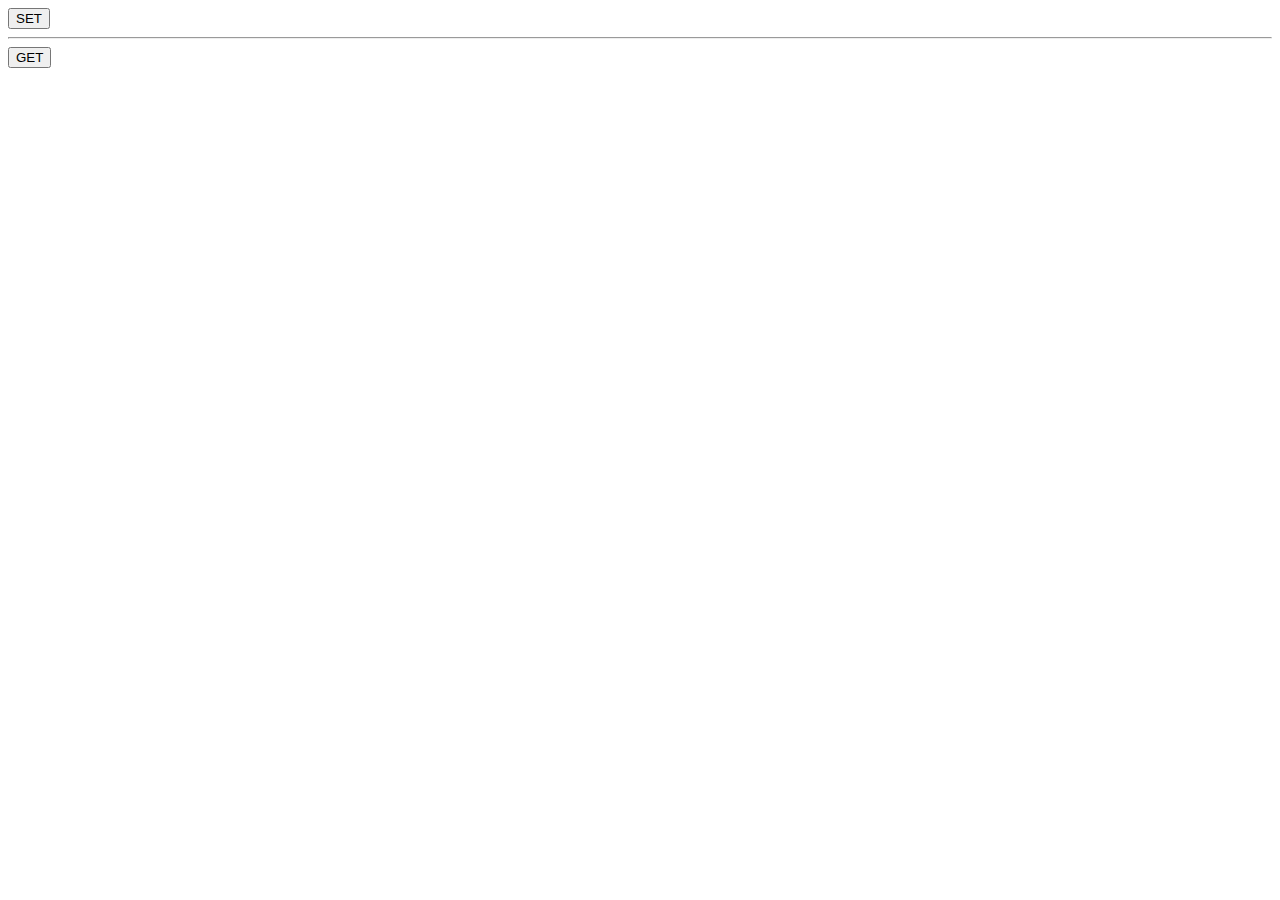
<file: storage-in-private-mode/index.html>
<!DOCTYPE html>
<html lang="en">

<head>
    <title>test localStorage in safari private mode</title>
    <meta charset="UTF-8">
    <meta name="viewport" content="width=device-width, initial-scale=1">
</head>

<body>
    <button class="setValue">SET</button>
    <hr>
    <button class="getValue">GET</button>
    <script>
        // var $ = document.querySelector;
        var q = document.querySelector;
        document.querySelector('.setValue').onclick = function () {
            try {
                var time = new Date().getTime();
                localStorage.setItem('time', time);
                alert('set '+time);
            } catch (error) {
                alert(JSON.stringify(error));
            }
        }
        document.querySelector('.getValue').onclick = function () {
            var content = localStorage.getItem('time', new Date().getTime());
            alert('got '+content);
        }
    </script>
</body>

</html>
</file>
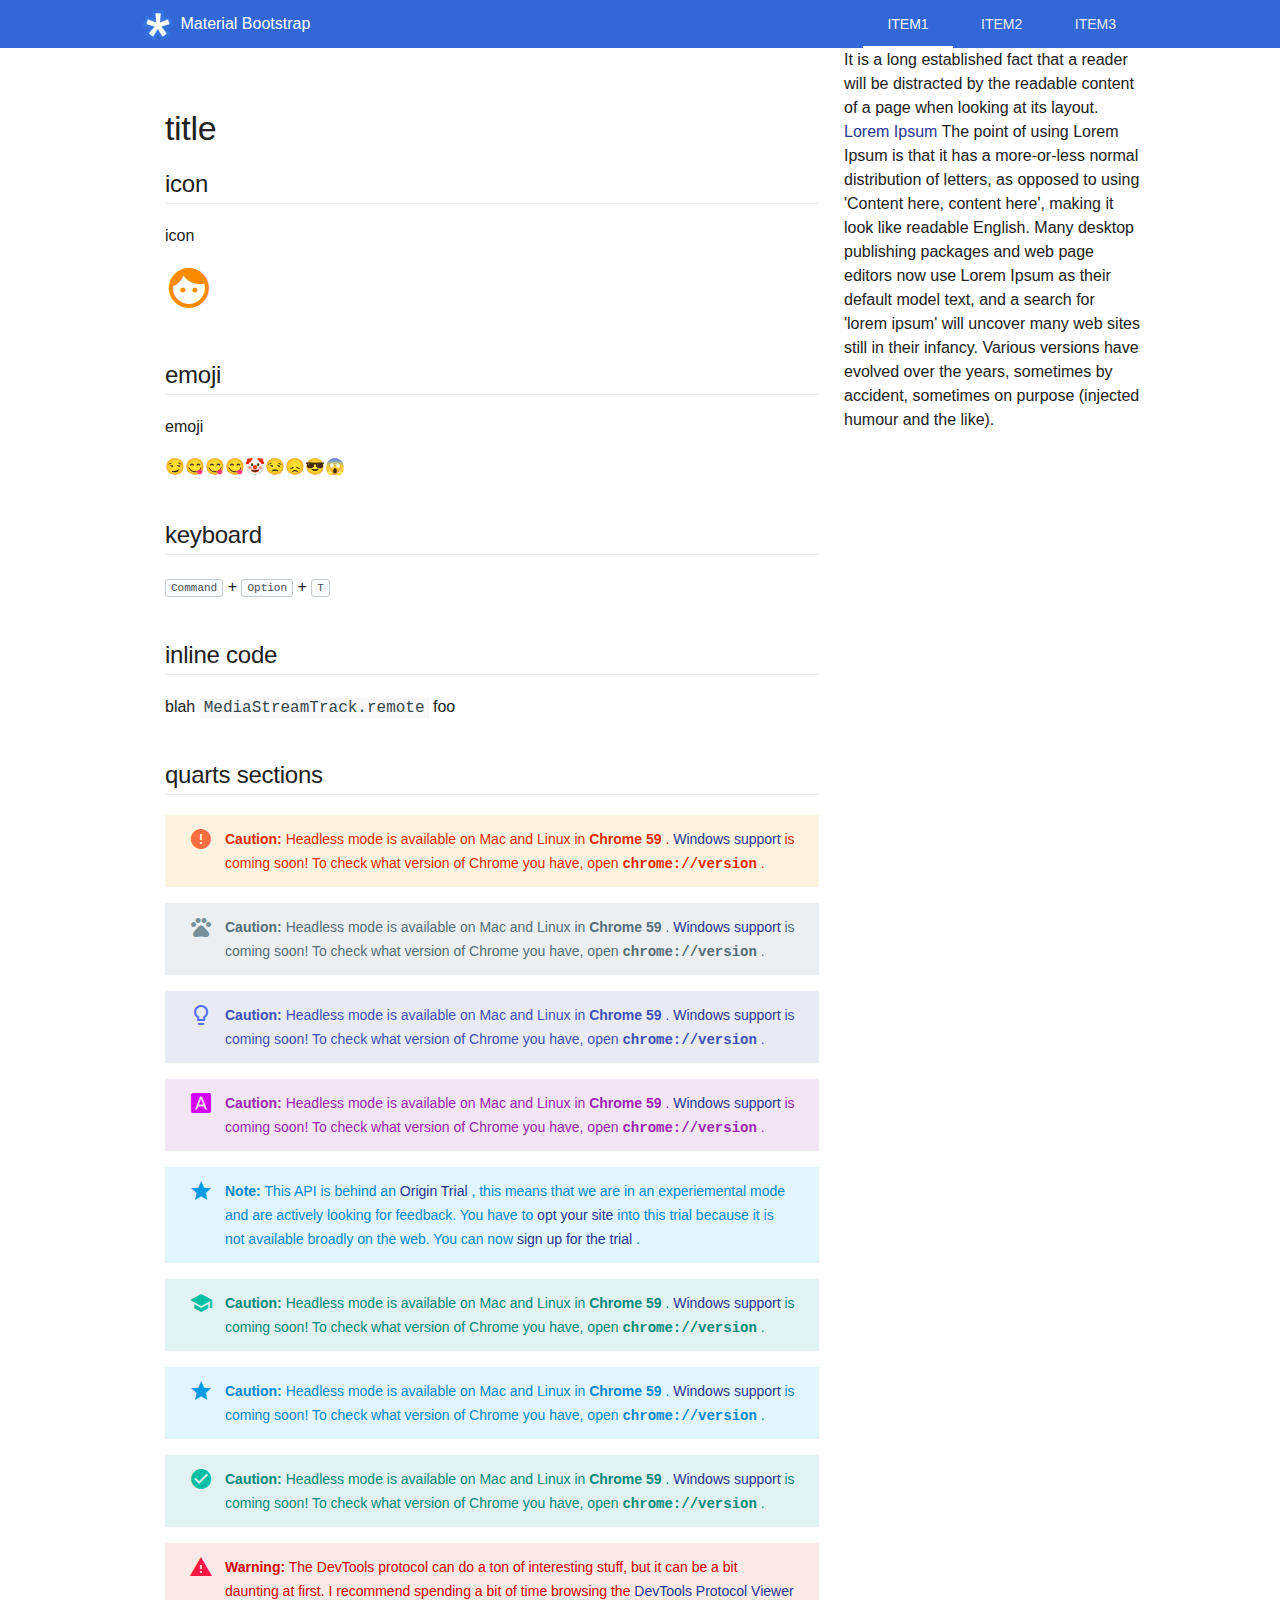
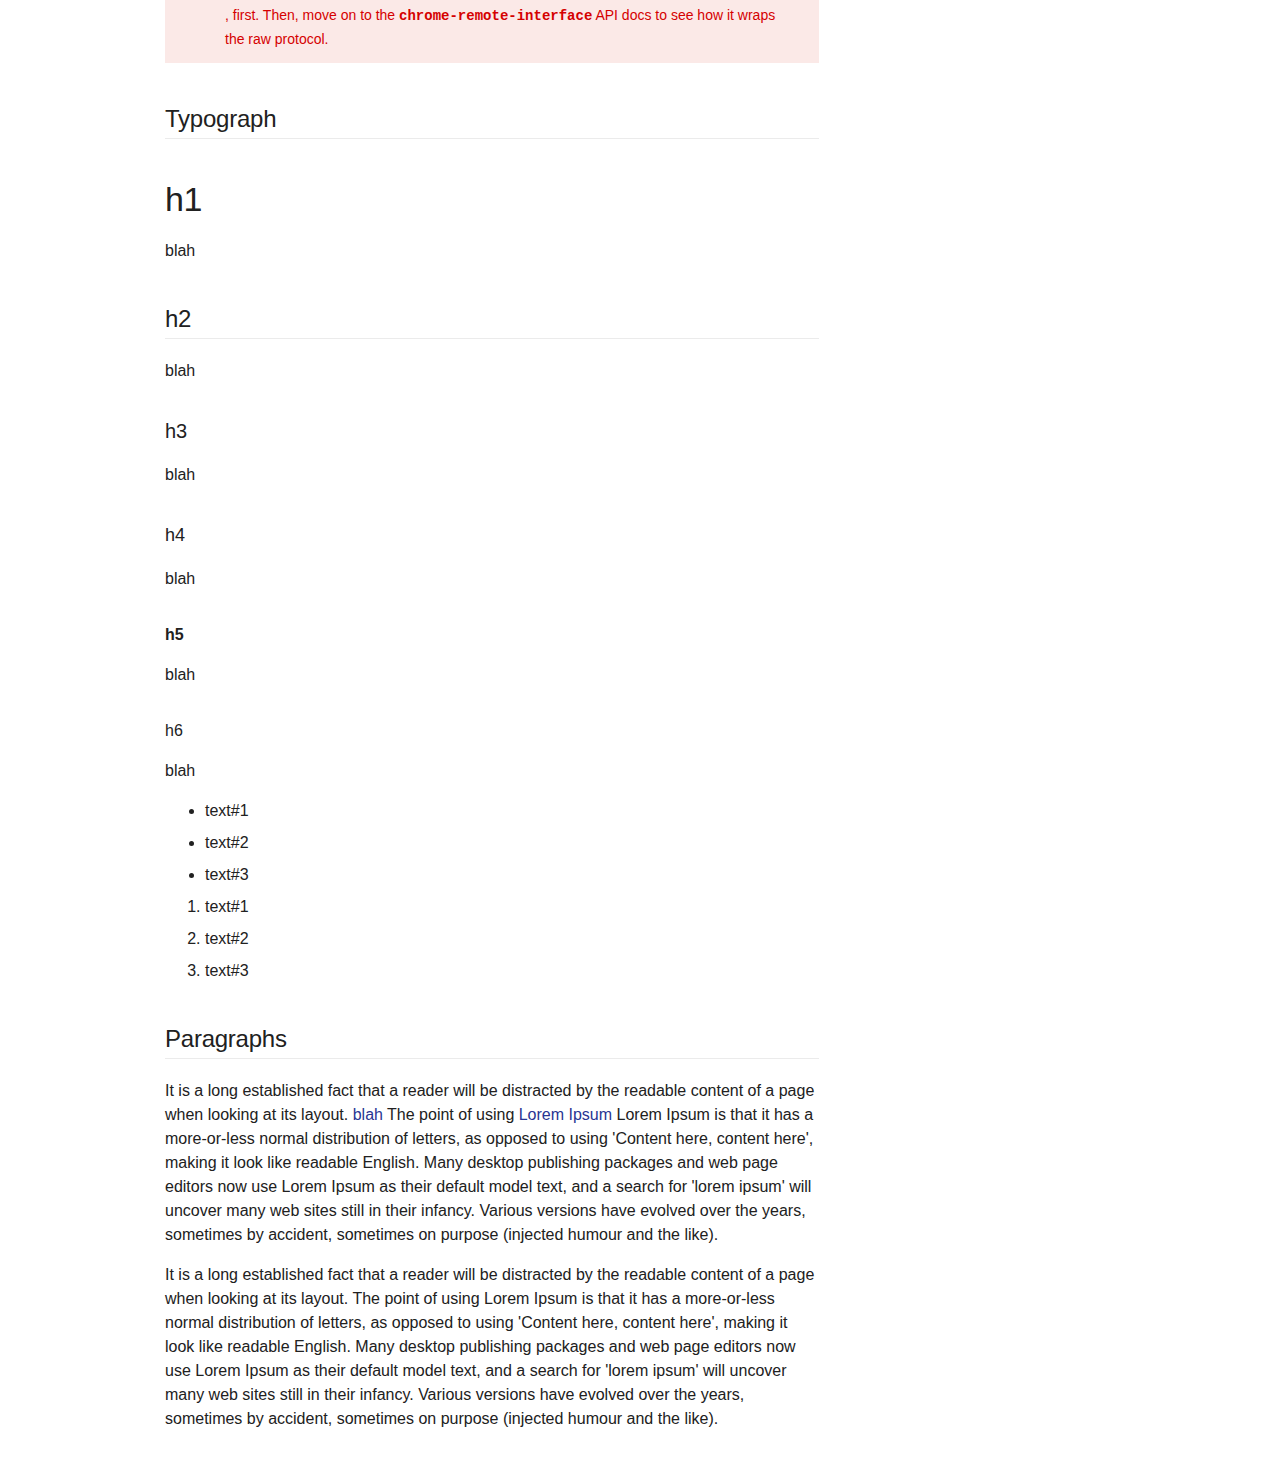
<file: template/index.html>
<!DOCTYPE html>
<html lang="en">
    <head>
        <title></title>
        <meta charset="UTF-8">
        <meta name="viewport" content="width=device-width, initial-scale=1">
        <meta name="author" content="Wayou Liu">
        <meta name="description" content="share thoughts on web developing">
        <meta name="keywords" content="frontend,dev,software,web,react,js,css,html,javascript,china,chinese,github,angularjs">
        <link href="img/logo.png" rel="shortcut icon"/>
        <!--<link rel="stylesheet" href="https://fonts.googleapis.com/css?family=Material+Icons">-->
        <link href="style/var.css" rel="stylesheet">
        <link href="style/icon.css" rel="stylesheet">
        <link href="style/util.css" rel="stylesheet">
        <link href="style/typograph.css" rel="stylesheet">
        <link href="style/header.css" rel="stylesheet">
        <link href="style/aside.css" rel="stylesheet">
        <link href="style/style.css" rel="stylesheet">
    </head>
    <body>
        <header>
            <div class="header-wrap clearfix">
                <div class="logo-wrap">
                    <a href="javascript:;">
                        <img class="logo" src="img/logo.png" alt="">
                        <span class="site-name">Material Bootstrap</span>
                    </a>
                </div>
                <div class="menu-wrap">
                    <div class="header-burger" onclick="this.parentNode.parentNode.classList.toggle('open')">
                        <div></div>
                    </div>
                </div>
                <nav class="header-nav">
                    <ul>
                        <li class="nav-item active">
                            <a class="nav-link" href="javascript:;">item1</a>
                        </li>
                        <li class="nav-item">
                            <a class="nav-link" href="javascript:;">item2</a>
                        </li>
                        <li class="nav-item">
                            <a class="nav-link" href="javascript:;">item3</a>
                        </li>
                    </ul>
                </nav>
            </div>
        </header>
        <div class="container clearfix">
            <div class="col col-sidebar">
                It is a long established fact that a reader will be distracted by the readable content of a page when looking at its layout.
            <a href="">Lorem Ipsum</a>
                The point of using Lorem Ipsum is that it has a more-or-less normal distribution of
            letters, as opposed to using 'Content here, content here', making it look like readable English. Many desktop
            publishing packages and web page editors now use Lorem Ipsum as their default model text, and a search for 'lorem
            ipsum' will uncover many web sites still in their infancy. Various versions have evolved over the years, sometimes
            by accident, sometimes on purpose (injected humour and the like).
        
            </div>
            <div class="col col-main">
                <article>
                    <h1>title </h1>
                    <h2>icon</h2>
                    <p>icon</p>
                    <p>
                        <i class="material-icons md-48 orange600">face</i>
                    </p>
                    <h2>emoji</h2>
                    <p>emoji</p>
                    <p>😏😋😋😋🤡😒😞😎😱</p>
                    <h2>keyboard</h2>
                    <p>
                        <kbd>Command</kbd>
                        + <kbd>Option</kbd>
                        + <kbd>T</kbd>
                    </p>
                    <h2>inline code</h2>
                    <p>
                        blah <code>MediaStreamTrack.remote</code>
                        foo
                
                    </p>
                    <h2>quarts sections</h2>
                    <aside class="caution">
                        <strong>Caution:</strong>
                        <span>
                            Headless mode is available on Mac and Linux in <strong>Chrome 59</strong>
                            .
<a href="https://bugs.chromium.org/p/chromium/issues/detail?id=686608">Windows support</a>
                            is coming soon! To
check what version of Chrome you have, open <code>chrome://version</code>
                            .
                        </span>
                    </aside>
                    <aside class="dogfood">
                        <strong>Caution:</strong>
                        <span>
                            Headless mode is available on Mac and Linux in <strong>Chrome 59</strong>
                            .
<a href="https://bugs.chromium.org/p/chromium/issues/detail?id=686608">Windows support</a>
                            is coming soon! To
check what version of Chrome you have, open <code>chrome://version</code>
                            .
                        </span>
                    </aside>
                    <aside class="key-point">
                        <strong>Caution:</strong>
                        <span>
                            Headless mode is available on Mac and Linux in <strong>Chrome 59</strong>
                            .
<a href="https://bugs.chromium.org/p/chromium/issues/detail?id=686608">Windows support</a>
                            is coming soon! To
check what version of Chrome you have, open <code>chrome://version</code>
                            .
                        </span>
                    </aside>
                    <aside class="key-term">
                        <strong>Caution:</strong>
                        <span>
                            Headless mode is available on Mac and Linux in <strong>Chrome 59</strong>
                            .
<a href="https://bugs.chromium.org/p/chromium/issues/detail?id=686608">Windows support</a>
                            is coming soon! To
check what version of Chrome you have, open <code>chrome://version</code>
                            .
                        </span>
                    </aside>
                    <aside class="note">
                        <strong>Note:</strong>
                        <span>
                            This API is behind an <a href="https://github.com/jpchase/OriginTrials/blob/gh-pages/explainer.md">Origin 
Trial</a>
                            , 
this means that we are in an experiemental mode and are actively looking for 
feedback. You have to <a href="https://github.com/jpchase/OriginTrials/blob/gh-pages/developer-guide.md">opt your 
site</a>
                            into this trial because it is not available broadly on the web. You can now 
<a href="https://goo.gl/xxjW3L">sign up for the trial</a>
                            .
                        </span>
                    </aside>
                    <aside class="objective">
                        <strong>Caution:</strong>
                        <span>
                            Headless mode is available on Mac and Linux in <strong>Chrome 59</strong>
                            .
<a href="https://bugs.chromium.org/p/chromium/issues/detail?id=686608">Windows support</a>
                            is coming soon! To
check what version of Chrome you have, open <code>chrome://version</code>
                            .
                        </span>
                    </aside>
                    <aside class="special">
                        <strong>Caution:</strong>
                        <span>
                            Headless mode is available on Mac and Linux in <strong>Chrome 59</strong>
                            .
<a href="https://bugs.chromium.org/p/chromium/issues/detail?id=686608">Windows support</a>
                            is coming soon! To
check what version of Chrome you have, open <code>chrome://version</code>
                            .
                        </span>
                    </aside>
                    <aside class="success">
                        <strong>Caution:</strong>
                        <span>
                            Headless mode is available on Mac and Linux in <strong>Chrome 59</strong>
                            .
<a href="https://bugs.chromium.org/p/chromium/issues/detail?id=686608">Windows support</a>
                            is coming soon! To
check what version of Chrome you have, open <code>chrome://version</code>
                            .
                        </span>
                    </aside>
                    <aside class="warning">
                        <strong>Warning:</strong>
                        <span>
                            The DevTools protocol can do a ton of interesting stuff, but it can be a bit
daunting at first. I recommend spending a bit of time browsing the <a href="https://chromedevtools.github.io/devtools-protocol/">DevTools Protocol Viewer</a>
                            , first. Then, move on to the <code>chrome-remote-interface</code>
                            API docs to
see how it wraps the raw protocol.
                        </span>
                    </aside>
                    <h2>Typograph</h2>
                    <p>
                    <h1>h1</h1>
                    <p>blah</p>
                    <h2>h2</h2>
                    <p>blah</p>
                    <h3>h3</h3>
                    <p>blah</p>
                    <h4>h4</h4>
                    <p>blah</p>
                    <h5>h5</h5>
                    <p>blah</p>
                    <h6>h6</h6>
                    <p>blah</p>
</p>
<ul>
    <li>text#1</li>
    <li>text#2</li>
    <li>text#3</li>
</ul>
<ol>
    <li>text#1</li>
    <li>text#2</li>
    <li>text#3</li>
</ol>
<h2>Paragraphs</h2>
<p>
    It is a long established fact that a reader will be distracted by the readable content of a page when looking at its layout.
                    <a href="">blah</a>
    The point of using <a href="">Lorem Ipsum</a>
    Lorem Ipsum is that it has a more-or-less
                    normal distribution of letters, as opposed to using 'Content here, content here', making it look like
                    readable English. Many desktop publishing packages and web page editors now use Lorem Ipsum as their
                    default model text, and a search for 'lorem ipsum' will uncover many web sites still in their infancy.
                    Various versions have evolved over the years, sometimes by accident, sometimes on purpose (injected humour
                    and the like).
                
</p>
<p>It is a long established fact that a reader will be distracted by the readable content of a page when looking at its layout.
                    The point of using Lorem Ipsum is that it has a more-or-less normal distribution of letters, as opposed
                    to using 'Content here, content here', making it look like readable English. Many desktop publishing
                    packages and web page editors now use Lorem Ipsum as their default model text, and a search for 'lorem
                    ipsum' will uncover many web sites still in their infancy. Various versions have evolved over the years,
                    sometimes by accident, sometimes on purpose (injected humour and the like).
                </p>
</article></div></div></body></html>
</file>
<file: template/style/var.css>
:root {
  --animation-duration: .3s;
  --primary-color: #3367d6;
  --text-on-primary: #fafafa;
  --secondary-color: ##4285f4;
  --text-on-secondary: #fff;

  --header-height: 48px;
}
</file>
<file: template/style/icon.css>
/*http://google.github.io/material-design-icons/#icon-font-for-the-web*/


/*https://material.io/icons/*/

@font-face {
    font-family: 'Material Icons';
    font-style: normal;
    font-weight: 400;
    /*IE9*/
    src: url(./material-icons/MaterialIcons-Regular.eot);
    /* For IE6-8 */
    src: local('Material Icons'), local('MaterialIcons-Regular'), url(./material-icons/MaterialIcons-Regular.woff2) format('woff2'), url(./material-icons/MaterialIcons-Regular.woff) format('woff'), url(./material-icons/MaterialIcons-Regular.ttf) format('truetype');
}

.material-icons {
    font-family: 'Material Icons';
    font-weight: normal;
    font-style: normal;
    font-size: 24px;
    /* Preferred icon size */
    display: inline-block;
    line-height: 1;
    text-transform: none;
    letter-spacing: normal;
    word-wrap: normal;
    white-space: nowrap;
    direction: ltr;
    /* Support for all WebKit browsers. */
    -webkit-font-smoothing: antialiased;
    /* Support for Safari and Chrome. */
    text-rendering: optimizeLegibility;
    /* Support for Firefox. */
    -moz-osx-font-smoothing: grayscale;
    /* Support for IE. */
    font-feature-settings: 'liga';
}

.material-icons.md-18 {
    font-size: 18px;
}

.material-icons.md-24 {
    font-size: 24px;
}

.material-icons.md-36 {
    font-size: 36px;
}

.material-icons.md-48 {
    font-size: 48px;
}

.material-icons.md-dark {
    color: rgba(0, 0, 0, 0.54);
}

.material-icons.md-dark.md-inactive {
    color: rgba(0, 0, 0, 0.26);
}

.material-icons.md-light {
    color: rgba(255, 255, 255, 1);
}

.material-icons.md-light.md-inactive {
    color: rgba(255, 255, 255, 0.3);
}

.material-icons.orange600 {
    color: #FB8C00;
}
.material-icons.whitefff {
    color: #fff;
}
</file>
<file: template/style/util.css>
html, body {
    margin: 0;
    padding: 0;
    color: #212121;
    font: 400 16px/24px Roboto, sans-serif;
    -moz-osx-font-smoothing: grayscale;
    -webkit-font-smoothing: antialiased;
    margin: 0;
    -webkit-text-size-adjust: 100%;
    -ms-text-size-adjust: 100%;
    text-size-adjust: 100%
}

html {
    box-sizing: border-box
}

img {
    vertical-align: middle;
}

img, video {
    border: 0;
    max-width: 100%;
    max-height: 100%;
}

body, div, dl, dd, form, img, input, figure, menu {
    margin: 0;
    padding: 0
}

iframe {
    border: 0
}

p {
    margin: 16px 0;
    padding: 0
}


hr {
    background: #ebebeb;
    border: 0;
    height: 1px;
    margin: 16px 0;
    width: 100%
}

strong {
    font-weight: bold
}

:link,:visited {
    color: #283593;
    outline: 0;
    text-decoration: none
}

a:focus {
    text-decoration: underline
}



sup {
    line-height: 1
}

dd,ol,ul {
    margin: 0;
    padding-left: 40px;
    /* padding: 0; */
}

td>dl>dd,td>ol,td>ul {
    padding-left: 20px
}

ol {
    list-style: decimal outside
}

ol ol {
    list-style-type: lower-alpha
}

ol ol ol {
    list-style-type: lower-roman
}

ol.upper-alpha {
    list-style-type: upper-alpha
}

ul {
    list-style: disc outside
}

li,li p {
    margin: 8px 0;
    padding: 0
}

dt {
    font: 700 16px/24px Roboto,sans-serif
}

dt,dd {
    margin: 16px 0
}

blockquote {
    background: #f7f7f7;
    margin: 16px 0;
    padding: 8px;
    quotes: none
}

kbd {
    display: inline-block;
    padding: 3px 5px;
    font-size: 11px;
    line-height: 10px;
    color: #444d56;
    vertical-align: middle;
    background-color: #fafbfc;
    border: solid 1px #c6cbd1;
    border-radius: 3px;
}

code,pre,.pre-style {
    background: #f7f7f7;
    color: #37474f;
    font: 400 100%/1 Roboto Mono,monospace;
    padding: 1px 4px
}

.clearfix:after {
    clear: both;
    content: "";
    display: table;
    height: 0;
    visibility: hidden
}
</file>
<file: template/style/typograph.css>
h1 {
    font: 300 34px/40px Roboto, sans-serif;
    letter-spacing: -.01em;
    margin: 40px 0 20px
}

h2 {
    border-bottom: 1px solid #ebebeb;
    font: 300 24px/32px Roboto, sans-serif;
    letter-spacing: -.01em;
    margin: 40px 0 20px;
    padding-bottom: 3px
}

h3 {
    font: 400 20px/32px Roboto, sans-serif;
    margin: 32px 0 16px
}

h4 {
    font: 400 18px/32px Roboto, sans-serif;
    margin: 32px 0 16px
}

h5 {
    font: 700 16px/24px Roboto, sans-serif;
    margin: 32px 0 16px
}

h6 {
    font: 500 16px/24px Roboto, sans-serif;
    margin: 32px 0 16px
}

h1+h1, h1+h2, h1+h3, h1+h4, h1+h5, h1+h6, h2+h1, h2+h2, h2+h3, h2+h4, h2+h5, h2+h6, h3+h1, h3+h2, h3+h3, h3+h4, h3+h5, h3+h6, h4+h1, h4+h2, h4+h3, h4+h4, h4+h5, h4+h6, h5+h1, h5+h2, h5+h3, h5+h4, h5+h5, h5+h6, h6+h1, h6+h2, h6+h3, h6+h4, h6+h5, h6+h6, h1+dl>dt:first-child, h2+dl>dt:first-child, h3+dl>dt:first-child, h4+dl>dt:first-child, h5+dl>dt:first-child, h6+dl>dt:first-child {
    margin-top: 0
}

@media screen and (max-width: 720px) {
    h1 {
        font: 300 24px/32px Roboto, sans-serif
    }
}
</file>
<file: template/style/header.css>
/*TODO: scroll menu when overflow*/
header {
    width: 100%;
    line-height: var(--header-height);
    background-color: var(--primary-color);
    /*     box-shadow: 0 0 4px rgba(0, 0, 0, .14), 0 4px 8px rgba(0, 0, 0, .28); */
}

header .header-wrap {
    max-width: 1000px;
    margin: 0 auto;
}

header .logo-wrap {
    display: inline-block;
    padding-right: 20px;
}

header .logo-wrap .site-name {
    color: #fff;
}

header .logo-wrap .logo {
    height: 36px;
}

header .menu-wrap {
    float: right;
    height: var(--header-height);
    background: var(--primary-color);
}

header .menu-wrap.open {
    /* display: block; */
    /* position: fixed; */
    /* top: 0; */
    /* right: 0; */
    /* bottom: 0; */
    /* left: 0; */
    /* width: 100vw; */
    /* height: 100vh; */
    /* opacity: 1; */
    width: 100%;
}

header .header-nav {
    display: none;
    box-sizing: border-box;
    /* padding: 80px 20px 40px 20px; */
    /* text-align: center; */
}

header .header-nav ul, header .header-nav li {
    padding: 0;
    margin: 0;
}

header .header-wrap.open .header-nav {
    display: block;
}

header nav .nav-item {
    text-align: center;
    display: block;
    color: #fff;
}

header nav .nav-link {
    display: block;
    color: #e8eaf6;
    font-weight: 400;
    text-transform: none;
    border-bottom: 2px solid transparent;
    font: 500 14px/44px Roboto, sans-serif;
    margin: 0;
    padding: 0 24px;
    text-transform: uppercase;
    transition: color .2s;
    text-decoration: none;
}

header nav .nav-item.active .nav-link {
    color: var(--text-on-primary);
    border-bottom-color: var(--text-on-primary);
    font-weight: 500;
}

header nav .nav-item:hover .nav-link {
    color: var(--text-on-secondary);
}

header .header-burger {
    cursor: pointer;
    float: right;
    padding: 15px 10px 20px;
    -webkit-tap-highlight-color: transparent;
}

header .header-burger div {
    background: #fff;
    height: 2px;
    margin: 10px 0 0;
    transition: background 0.3s;
    width: 20px;
}

header .header-burger div:before, header .header-burger div:after {
    background: #fff;
    content: '';
    display: block;
    height: 2px;
    transition: transform 0.3s, background 0.3s;
    width: 20px;
}

header .header-burger div:before {
    transform: translateY(-5px);
    transform-origin: 12px 0px;
}

header .header-burger div:after {
    transform: translateY(3px);
    transform-origin: 6px -1px;
}

header .open .header-burger div {
    background: transparent !important
}

header .open .header-burger div:before {
    transform: rotate3d(0, 0, 1, 45deg)
}

header .open .header-burger div:after {
    transform: rotate3d(0, 0, 1, -45deg)
}

@media only screen and (min-width: 453px) {
    header .menu-wrap {
        display: none;
    }

    header .header-nav {
        padding: initial;
        display: block;
        float: right;
    }

    header .header-burger {
        display: none;
    }

    header nav .nav-item {
        display: inline-block;
    }

    header nav .nav-item .nav-link {
        display: inline-block;
    }
}

/*hamberger*/
/*hamberger end*/
</file>
<file: template/style/aside.css>
aside, .caution, .dogfood, .key-point, .key-term, .note, .objective, .special, .success, .warning {
    display: block;
    font-size: 14px;
    margin: 16px 0;
    padding: 12px 24px 12px 60px
}

aside::before, .caution::before, .dogfood::before, .key-point::before, .key-term::before, .note::before, .objective::before, .special::before, .success::before, .warning::before {
    float: left;
    font: normal normal normal 24px/1 'Material Icons';
    font-feature-settings: 'liga';
    -moz-osx-font-smoothing: grayscale;
    -webkit-font-smoothing: antialiased;
    text-rendering: optimizeLegibility;
    word-wrap: normal;
    margin-left: -36px
}

aside:link, aside:visited, .caution:link, .caution:visited, .dogfood:link, .dogfood:visited, .key-point:link, .key-point:visited, .key-term:link, .key-term:visited, .note:link, .note:visited, .objective:link, .objective:visited, .special:link, .special:visited, .success:link, .success:visited, .warning:link, .warning:visited {
    text-decoration: underline
}

aside a:focus, .caution a:focus, .dogfood a:focus, .key-point a:focus, .key-term a:focus, .note a:focus, .objective a:focus, .special a:focus, .success a:focus, .warning a:focus {
    background: rgba(255, 255, 255, .7);
    border-radius: 2px;
    margin: -4px;
    padding: 4px;
    text-decoration: none
}

aside pre, .caution pre, .dogfood pre, .key-point pre, .key-term pre, .note pre, .objective pre, .special pre, .success pre, .warning pre {
    background: rgba(255, 255, 255, .75)
}

aside code, aside var, .caution code, .dogfood code, .key-point code, .key-term code, .note code, .objective code, .special code, .success code, .warning code {
    font-weight: 700;
    padding: 0
}

aside, aside code, aside var, aside:link, aside:visited, .note, .note code, .note:link, .note:visited, .special, .special code, .special:link, .special:visited {
    background: #e1f5fe;
    color: #0288d1
}

aside::before, .note::before, .special::before {
    color: #039be5;
    content: 'star'
}

.caution, .caution code, .caution:link, .caution:visited {
    background: #fff3e0;
    color: #dd2c00
}

.caution::before {
    color: #ff6e40;
    content: 'error'
}

.dogfood, .dogfood code, .dogfood:link, .dogfood:visited {
    background: #eceff1;
    color: #546e7a
}

.dogfood::before {
    color: #78909c;
    content: 'pets'
}

.key-point, .key-point code, .key-point:link, .key-point:visited {
    background: #e8eaf6;
    color: #3f51b5
}

.key-point::before {
    color: #536dfe;
    content: 'lightbulb_outline'
}

.key-term, .key-term code, .key-term:link, .key-term:visited {
    background: #f3e5f5;
    color: #9c27b0
}

.key-term::before {
    color: #d500f9;
    content: 'font_download'
}

.objective, .objective code, .objective:link, .objective:visited, .success, .success code, .success:link, .success:visited {
    background: #e0f2f1;
    color: #00897b
}

.objective::before {
    color: #00bfa5;
    content: 'school'
}

.success::before {
    color: #00bfa5;
    content: 'check_circle'
}

.warning, .warning code, .warning:link, .warning:visited, #embedded-explorer .com-google-api-explorer-client-history-EmbeddedHistoryItemView_HistoryItemUiBinderImpl_GenCss_style-error, #embedded-explorer .com-google-api-explorer-client-history-EmbeddedHistoryItemView_HistoryItemUiBinderImpl_GenCss_style-error:link, #embedded-explorer .com-google-api-explorer-client-history-EmbeddedHistoryItemView_HistoryItemUiBinderImpl_GenCss_style-error:visited {
    background: #fbe9e7;
    color: #d50000
}

.warning::before, #embedded-explorer .com-google-api-explorer-client-history-EmbeddedHistoryItemView_HistoryItemUiBinderImpl_GenCss_style-error .gwt-Label::before {
    color: #ff1744;
    content: 'warning'
}

.devsite-no-page-title>aside:first-child, .devsite-no-page-title>.caution:first-child, .devsite-no-page-title>.dogfood:first-child, .devsite-no-page-title>.key-point:first-child, .devsite-no-page-title>.key-term:first-child, .devsite-no-page-title>.note:first-child, .devsite-no-page-title>.objective:first-child, .devsite-no-page-title>.special:first-child, .devsite-no-page-title>.success:first-child, .devsite-no-page-title>.warning:first-child {
    clear: right
}
</file>
<file: template/style/style.css>
/*todo: theme based on the material color pallete 
https://material.io/color/#!/?view.left=0&view.right=0
https://material.io/guidelines/style/color.html#color-color-palette
currently using the indigo pallete*/

/*layout*/

.container {
    height: auto;
    max-width: 1000px;
    margin: 0 auto;
}

.col-sidebar {
    width: 296px;
    float: right;
    display: none;
    /*background: #ddd;*/
}

.col-main {
    max-width: 694px;
    float: none;
    margin: 0 auto;
    width: auto;
    overflow: hidden;
    /*background: #f5f5f5;*/
}

@media screen and (min-width: 997px) {
    .col-sidebar {
        display: block;
    }
}


/*layout end*/

article{
    padding: 20px;
}
</file>
